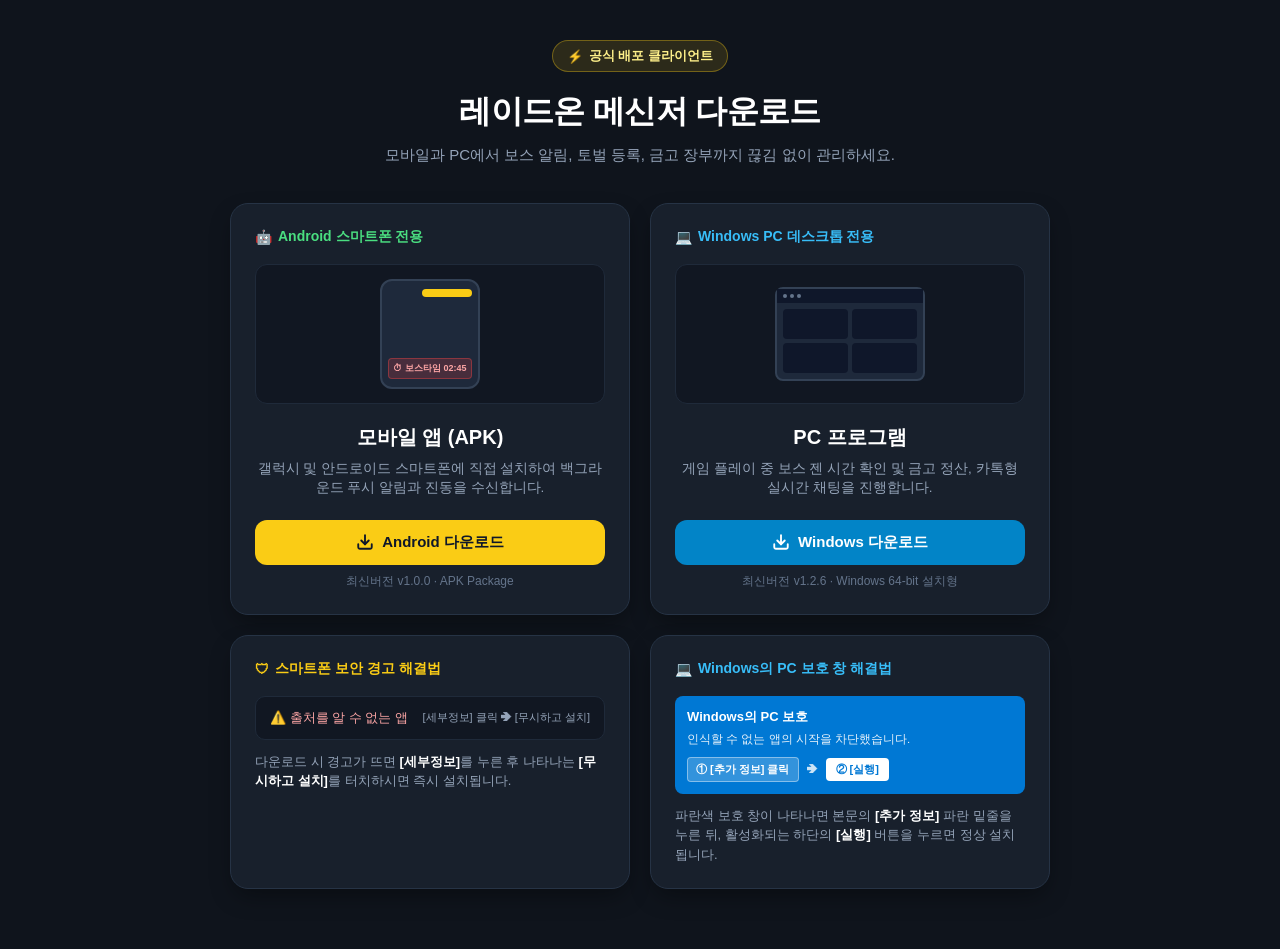
<file: download.html>
<!DOCTYPE html>
<html lang="ko">
<head>
  <meta charset="UTF-8">
  <meta name="viewport" content="width=device-width, initial-scale=1.0, maximum-scale=1.0, user-scalable=no">
  <title>길드톡 메신저 다운로드 - 레이드온</title>
  <link rel="icon" type="image/png" href="icon.png">
  <style>
    :root {
      --bg-color: #0f141c;
      --card-bg: #18202c;
      --border-color: #263345;
      --text-main: #f1f5f9;
      --text-sub: #94a3b8;
      --android-yellow: #facc15;
      --android-yellow-hover: #eab308;
      --win-blue: #0284c7;
      --win-blue-hover: #0369a1;
      --badge-bg: rgba(250, 204, 21, 0.12);
      --badge-border: rgba(250, 204, 21, 0.35);
      --badge-text: #fef08a;
    }

    * {
      box-sizing: border-box;
      margin: 0;
      padding: 0;
      font-family: -apple-system, BlinkMacSystemFont, "Apple SD Gothic Neo", "Pretendard", "Segoe UI", sans-serif;
      -webkit-tap-highlight-color: transparent;
    }

    body {
      background-color: var(--bg-color);
      color: var(--text-main);
      min-height: 100vh;
      display: flex;
      flex-direction: column;
      align-items: center;
      justify-content: flex-start;
      padding: 40px 16px 60px;
    }

    .container {
      width: 100%;
      max-width: 820px;
      display: flex;
      flex-direction: column;
      align-items: center;
    }

    .top-badge {
      display: inline-flex;
      align-items: center;
      gap: 6px;
      background: var(--badge-bg);
      border: 1px solid var(--badge-border);
      color: var(--badge-text);
      font-size: 13px;
      font-weight: 600;
      padding: 6px 14px;
      border-radius: 999px;
      margin-bottom: 18px;
    }

    .main-title {
      font-size: 32px;
      font-weight: 800;
      letter-spacing: -0.02em;
      margin-bottom: 10px;
      text-align: center;
      color: #ffffff;
    }

    .sub-title {
      font-size: 15px;
      color: var(--text-sub);
      text-align: center;
      margin-bottom: 36px;
      line-height: 1.5;
    }

    .grid-container {
      display: grid;
      grid-template-columns: repeat(2, minmax(0, 1fr));
      gap: 20px;
      width: 100%;
    }

    @media (max-width: 680px) {
      .grid-container {
        grid-template-columns: 1fr;
      }
    }

    .download-card, .guide-card {
      background: var(--card-bg);
      border: 1px solid var(--border-color);
      border-radius: 18px;
      padding: 24px;
      display: flex;
      flex-direction: column;
      height: 100%;
      box-shadow: 0 10px 25px -5px rgba(0, 0, 0, 0.4);
    }

    .card-header-tag {
      font-size: 14px;
      font-weight: 700;
      display: flex;
      align-items: center;
      gap: 6px;
      margin-bottom: 18px;
    }

    .tag-android { color: #4ade80; }
    .tag-windows { color: #38bdf8; }
    .tag-guide-android { color: #facc15; }
    .tag-guide-windows { color: #38bdf8; }

    .preview-box {
      width: 100%;
      height: 140px;
      background: #111722;
      border-radius: 12px;
      border: 1px solid #1f2a3a;
      display: flex;
      align-items: center;
      justify-content: center;
      margin-bottom: 20px;
      position: relative;
      overflow: hidden;
    }

    .mockup-mobile {
      width: 100px;
      height: 110px;
      background: #1e293b;
      border: 2px solid #334155;
      border-radius: 12px;
      padding: 8px 6px;
      display: flex;
      flex-direction: column;
      gap: 6px;
    }
    .mockup-bar {
      height: 8px;
      background: #facc15;
      border-radius: 4px;
      width: 60%;
      align-self: flex-end;
    }
    .mockup-chip {
      background: rgba(239, 68, 68, 0.2);
      border: 1px solid rgba(239, 68, 68, 0.4);
      color: #fca5a5;
      font-size: 9px;
      padding: 3px 4px;
      border-radius: 4px;
      text-align: center;
      font-weight: 600;
      margin-top: auto;
    }

    .mockup-pc {
      width: 150px;
      height: 94px;
      background: #1e293b;
      border: 2px solid #334155;
      border-radius: 8px;
      display: flex;
      flex-direction: column;
    }
    .mockup-pc-header {
      height: 14px;
      background: #0f172a;
      display: flex;
      align-items: center;
      padding-left: 6px;
      gap: 3px;
    }
    .mockup-pc-dot {
      width: 4px;
      height: 4px;
      border-radius: 50%;
      background: #64748b;
    }
    .mockup-pc-body {
      flex: 1;
      display: grid;
      grid-template-columns: repeat(2, 1fr);
      gap: 4px;
      padding: 6px;
    }
    .mockup-pc-tile {
      background: #0f172a;
      border-radius: 4px;
    }

    .card-title {
      font-size: 20px;
      font-weight: 700;
      color: #ffffff;
      text-align: center;
      margin-bottom: 8px;
    }

    .card-desc {
      font-size: 13.5px;
      color: var(--text-sub);
      text-align: center;
      line-height: 1.45;
      margin-bottom: 22px;
      min-height: 38px;
    }

    .card-footer-box {
      margin-top: auto;
      display: flex;
      flex-direction: column;
      gap: 8px;
    }

    .btn-download {
      display: flex;
      align-items: center;
      justify-content: center;
      gap: 8px;
      width: 100%;
      padding: 13px 18px;
      border-radius: 12px;
      font-size: 15px;
      font-weight: 700;
      text-decoration: none;
      transition: background-color 0.15s ease, transform 0.1s ease;
      cursor: pointer;
      border: none;
    }
    .btn-download:active {
      transform: scale(0.985);
    }

    .btn-android {
      background-color: var(--android-yellow);
      color: #0f172a;
    }
    .btn-android:hover {
      background-color: var(--android-yellow-hover);
    }

    .btn-windows {
      background-color: var(--win-blue);
      color: #ffffff;
    }
    .btn-windows:hover {
      background-color: var(--win-blue-hover);
    }

    .version-meta {
      font-size: 12px;
      color: #64748b;
      text-align: center;
    }

    .guide-card-content {
      background: #111722;
      border: 1px solid #1f2a3a;
      border-radius: 10px;
      padding: 12px 14px;
      margin-bottom: 12px;
      font-size: 13px;
    }

    .guide-desc {
      font-size: 13px;
      color: var(--text-sub);
      line-height: 1.5;
    }
    .guide-desc strong {
      color: #ffffff;
    }

    .smartscreen-box {
      background: #0078d4;
      border-radius: 8px;
      padding: 12px;
      color: #ffffff;
      display: flex;
      flex-direction: column;
      gap: 6px;
      margin-bottom: 12px;
    }
    .smartscreen-title {
      font-size: 13px;
      font-weight: 700;
    }
    .smartscreen-sub {
      font-size: 11.5px;
      opacity: 0.9;
      margin-bottom: 4px;
    }
    .smartscreen-actions {
      display: flex;
      align-items: center;
      gap: 8px;
    }
    .smartscreen-btn-link {
      background: rgba(255, 255, 255, 0.2);
      border: 1px solid rgba(255, 255, 255, 0.4);
      padding: 4px 8px;
      border-radius: 4px;
      font-size: 11px;
      font-weight: 600;
    }
    .smartscreen-arrow {
      font-size: 11px;
      opacity: 0.8;
    }
    .smartscreen-btn-action {
      background: #ffffff;
      color: #0078d4;
      padding: 4px 10px;
      border-radius: 4px;
      font-size: 11px;
      font-weight: 700;
    }
  </style>
</head>
<body>
  <div class="container">
    <div class="top-badge">
      <span>⚡</span> 공식 배포 클라이언트
    </div>
    <h1 class="main-title">레이드온 메신저 다운로드</h1>
    <p class="sub-title">모바일과 PC에서 보스 알림, 토벌 등록, 금고 장부까지 끊김 없이 관리하세요.</p>

    <!-- 다운로드 버튼 카드 (1행) -->
    <div class="grid-container" style="margin-bottom: 20px;">
      <!-- Android 다운로드 카드 -->
      <div class="download-card">
        <div class="card-header-tag tag-android">
          <span>🤖</span> Android 스마트폰 전용
        </div>
        <div class="preview-box">
          <div class="mockup-mobile">
            <div class="mockup-bar"></div>
            <div class="mockup-chip">⏱ 보스타임 02:45</div>
          </div>
        </div>
        <div class="card-title">모바일 앱 (APK)</div>
        <div class="card-desc">갤럭시 및 안드로이드 스마트폰에 직접 설치하여 백그라운드 푸시 알림과 진동을 수신합니다.</div>
        <div class="card-footer-box">
          <a id="btnLinkAndroid" href="https://github.com/a2424125/guild_mov2/releases/download/v1.0.0/app-release.apk" class="btn-download btn-android">
            <svg width="18" height="18" viewBox="0 0 24 24" fill="none" stroke="currentColor" stroke-width="2.5" stroke-linecap="round" stroke-linejoin="round"><path d="M21 15v4a2 2 0 0 1-2 2H5a2 2 0 0 1-2-2v-4"></path><polyline points="7 10 12 15 17 10"></polyline><line x1="12" y1="15" x2="12" y2="3"></line></svg>
            Android 다운로드
          </a>
          <div id="metaAndroidVersion" class="version-meta">최신버전 v1.0.0 · APK Package</div>
        </div>
      </div>

      <!-- Windows 다운로드 카드 (새 탭 없이 현재 창에서 즉시 다운로드 실행) -->
      <div class="download-card">
        <div class="card-header-tag tag-windows">
          <span>💻</span> Windows PC 데스크톱 전용
        </div>
        <div class="preview-box">
          <div class="mockup-pc">
            <div class="mockup-pc-header">
              <span class="mockup-pc-dot"></span>
              <span class="mockup-pc-dot"></span>
              <span class="mockup-pc-dot"></span>
            </div>
            <div class="mockup-pc-body">
              <div class="mockup-pc-tile"></div>
              <div class="mockup-pc-tile"></div>
              <div class="mockup-pc-tile"></div>
              <div class="mockup-pc-tile"></div>
            </div>
          </div>
        </div>
        <div class="card-title">PC 프로그램</div>
        <div class="card-desc">게임 플레이 중 보스 젠 시간 확인 및 금고 정산, 카톡형 실시간 채팅을 진행합니다.</div>
        <div class="card-footer-box">
          <!-- ⭐️ target="_blank" 제거: 새 탭 열림 차단 -->
          <a id="btnLinkWindows" href="https://github.com/a2424125/guild_mov2/releases/download/V1.2.1/raidon_setup_v1.2.1.exe" class="btn-download btn-windows" onclick="handleWindowsDownloadClick(event, this)">
            <svg width="18" height="18" viewBox="0 0 24 24" fill="none" stroke="currentColor" stroke-width="2.5" stroke-linecap="round" stroke-linejoin="round"><path d="M21 15v4a2 2 0 0 1-2 2H5a2 2 0 0 1-2-2v-4"></path><polyline points="7 10 12 15 17 10"></polyline><line x1="12" y1="15" x2="12" y2="3"></line></svg>
            Windows 다운로드
          </a>
          <div id="metaWindowsVersion" class="version-meta">최신버전 v1.2.1 · Windows 64-bit 설치형</div>
        </div>
      </div>
    </div>

    <!-- 설치 보안 안내 가이드 카드 (2행) -->
    <div class="grid-container">
      <div class="guide-card">
        <div class="card-header-tag tag-guide-android">
          <span>🛡</span> 스마트폰 보안 경고 해결법
        </div>
        <div class="guide-card-content" style="color: #fca5a5; display: flex; align-items: center; justify-content: space-between;">
          <span>⚠️ 출처를 알 수 없는 앱</span>
          <span style="color: #94a3b8; font-size: 11px;">[세부정보] 클릭 ➔ [무시하고 설치]</span>
        </div>
        <div class="guide-desc">
          다운로드 시 경고가 뜨면 <strong>[세부정보]</strong>를 누른 후 나타나는 <strong>[무시하고 설치]</strong>를 터치하시면 즉시 설치됩니다.
        </div>
      </div>

      <div class="guide-card">
        <div class="card-header-tag tag-guide-windows">
          <span>💻</span> Windows의 PC 보호 창 해결법
        </div>
        <div class="smartscreen-box">
          <div class="smartscreen-title">Windows의 PC 보호</div>
          <div class="smartscreen-sub">인식할 수 없는 앱의 시작을 차단했습니다.</div>
          <div class="smartscreen-actions">
            <span class="smartscreen-btn-link">① [추가 정보] 클릭</span>
            <span class="smartscreen-arrow">➔</span>
            <span class="smartscreen-btn-action">② [실행]</span>
          </div>
        </div>
        <div class="guide-desc">
          파란색 보호 창이 나타나면 본문의 <strong>[추가 정보]</strong> 파란 밑줄을 누른 뒤, 활성화되는 하단의 <strong>[실행]</strong> 버튼을 누르면 정상 설치됩니다.
        </div>
      </div>
    </div>
  </div>

  <script>
    // ⭐️ 새 탭 없이 현재 창에서 바로 다운로드 스트림 시작
    function handleWindowsDownloadClick(event, elem) {
      const url = elem.getAttribute('href');
      if (!url) return;
      
      // 새 탭을 띄우지 않고 현재 창 상태를 유지한 채 파일 다운로드 트리거
      event.preventDefault();
      const tempLink = document.createElement('a');
      tempLink.href = url;
      tempLink.setAttribute('download', '');
      document.body.appendChild(tempLink);
      tempLink.click();
      document.body.removeChild(tempLink);
    }

    (async function syncVersionConfig() {
      const winBtn = document.getElementById('btnLinkWindows');
      const winMeta = document.getElementById('metaWindowsVersion');
      const apkBtn = document.getElementById('btnLinkAndroid');
      const apkMeta = document.getElementById('metaAndroidVersion');

      // 1. version.json 동기화
      try {
        const res = await fetch('version.json?t=' + Date.now(), { cache: 'no-store' });
        if (res.ok) {
          const config = await res.json();
          const ver = config.latest_version || config.version || '';
          const customWinUrl = config.download_url_windows || config.download_url;

          if (customWinUrl && winBtn) {
            winBtn.href = customWinUrl;
          } else if (ver && winBtn) {
            // 태그가 대문자 V1.2.1이든 소문자 v1.2.1이든 config에 지정된 파일명 매핑
            winBtn.href = `https://github.com/a2424125/guild_mov2/releases/download/V${ver}/raidon_setup_v${ver}.exe`;
          }

          if (ver && winMeta) {
            winMeta.innerText = `최신버전 v${ver} · Windows 64-bit 설치형`;
          }

          if (config.download_url_android && apkBtn) {
            apkBtn.href = config.download_url_android;
          }
          if (config.android_version && apkMeta) {
            apkMeta.innerText = `최신버전 v${config.android_version} · APK Package`;
          }
          return;
        }
      } catch (e) {}

      // 2. GitHub 최신 릴리즈 API로 안전 백업 매핑
      try {
        const ghRes = await fetch('https://api.github.com/repos/a2424125/guild_mov2/releases/latest');
        if (ghRes.ok) {
          const release = await ghRes.json();
          const tag = release.tag_name ? release.tag_name.replace(/^v/i, '') : '';
          const exeAsset = release.assets && release.assets.find(a => a.name && a.name.toLowerCase().endsWith('.exe'));

          if (exeAsset && winBtn) {
            winBtn.href = exeAsset.browser_download_url;
          }
          if (tag && winMeta) {
            winMeta.innerText = `최신버전 v${tag} · Windows 64-bit 설치형`;
          }
        }
      } catch (err) {}
    })();
  </script>
</body>
</html>
</file>
